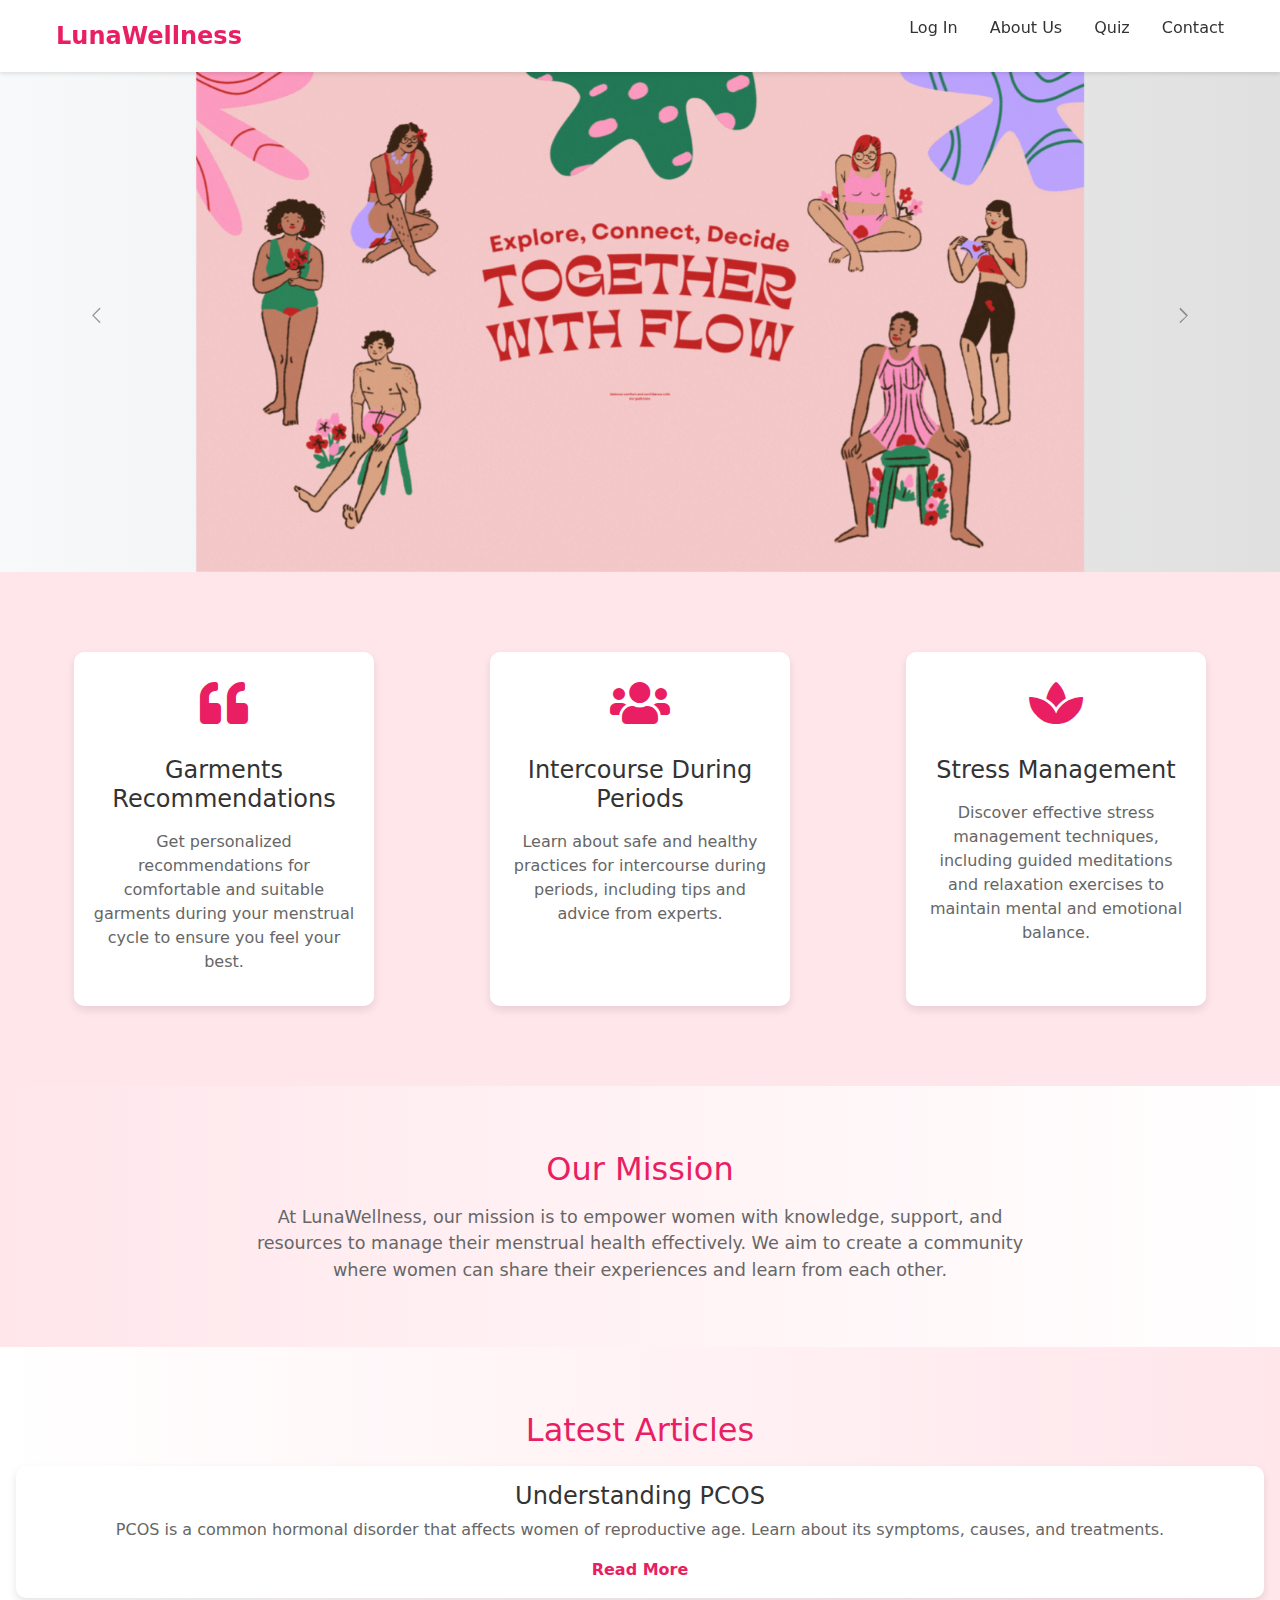
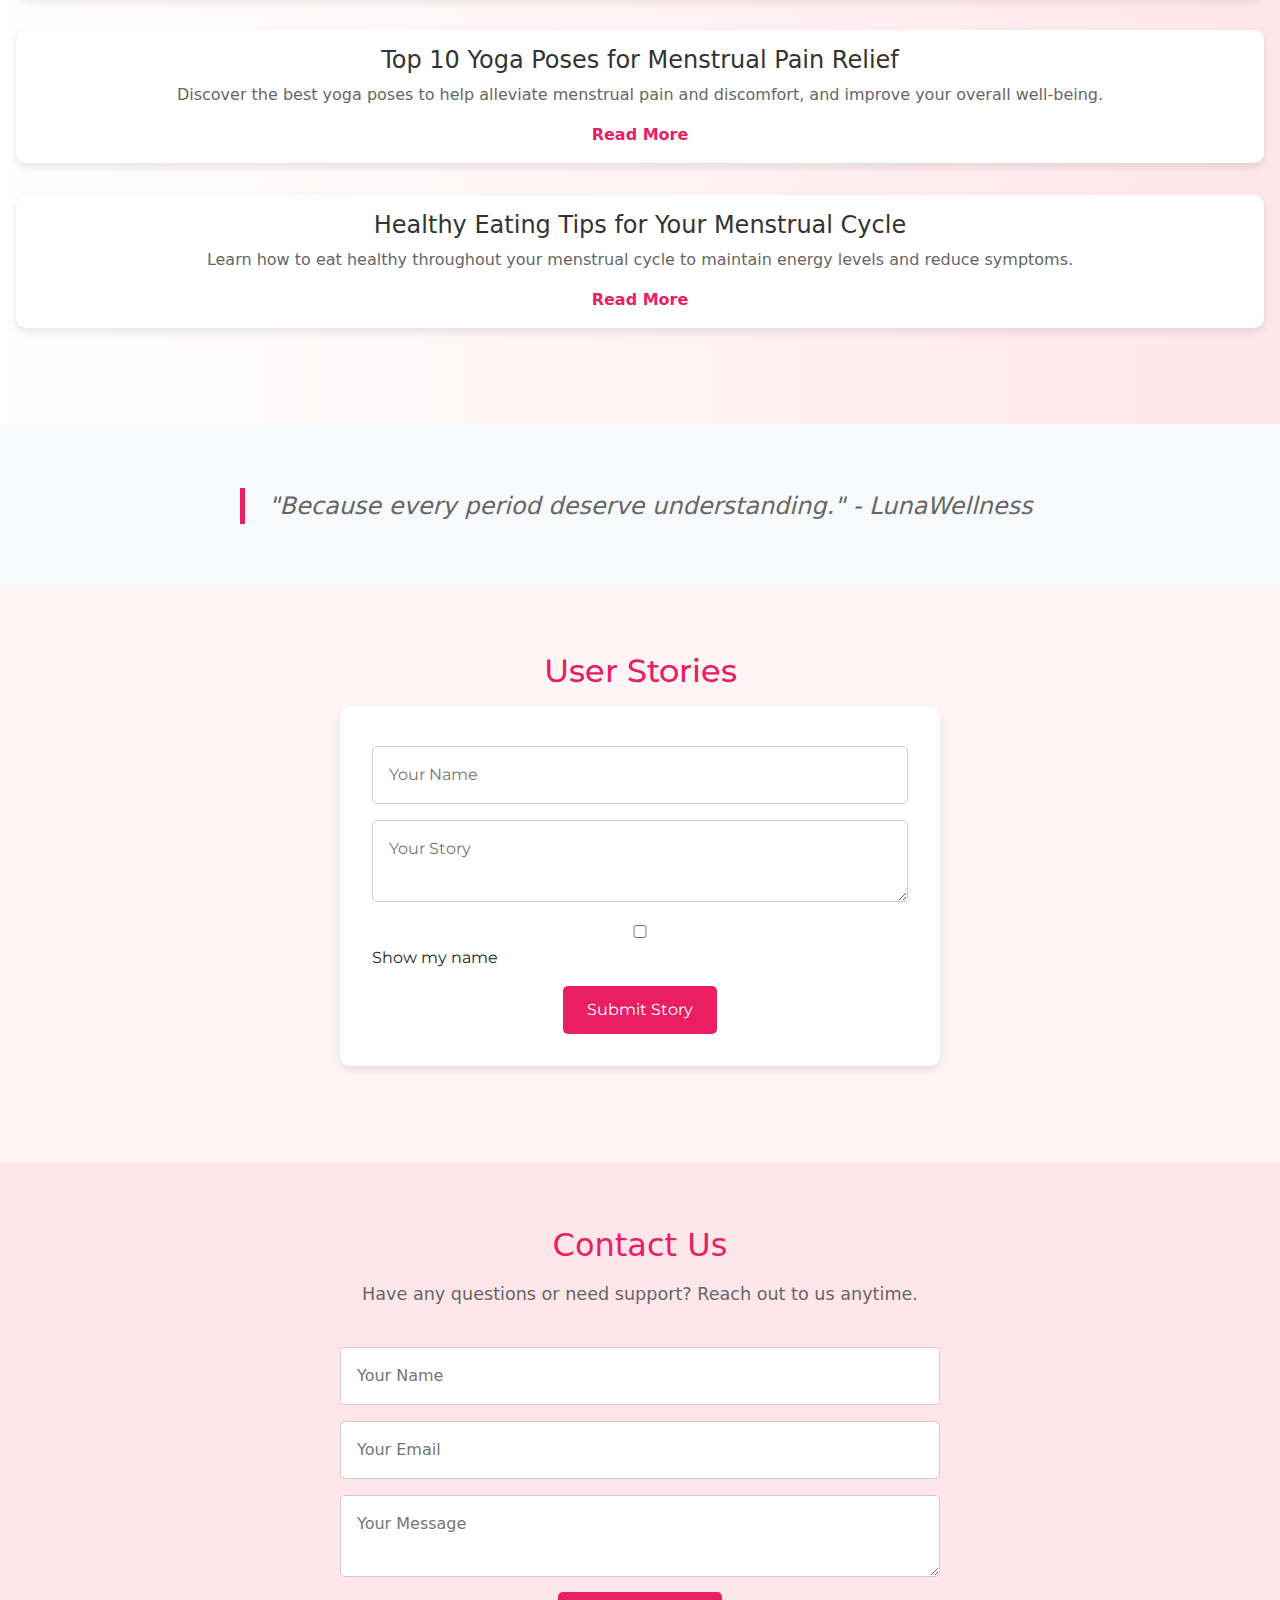
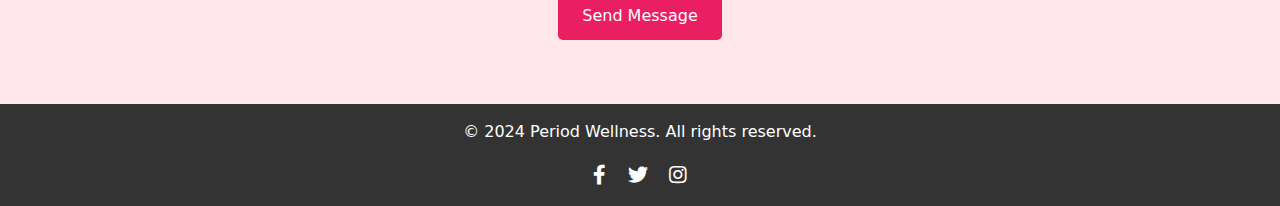
<file: index.html>
<!DOCTYPE html>
<html lang="en">

    <head>
        <meta charset="UTF-8">
        <meta name="viewport" content="width=device-width, initial-scale=1.0">
        <title>LunaWellness</title>
        <link rel="stylesheet" href="styles.css">
        <link
            href="https://fonts.googleapis.com/css2?family=Montserrat:wght@300;400;600&display=swap"
            rel="stylesheet">
        <link rel="stylesheet"
            href="https://cdnjs.cloudflare.com/ajax/libs/font-awesome/5.15.4/css/all.min.css">
        <link rel="stylesheet"
            href="https://cdn.jsdelivr.net/npm/bootstrap@5.3.0/dist/css/bootstrap.min.css" />
        <script
            src="https://cdn.jsdelivr.net/npm/bootstrap@5.3.0/dist/js/bootstrap.bundle.min.js"></script>
        <style>
        .carousel-control-prev-icon,
        .carousel-control-next-icon {
            background-color: transparent;
            background-image: none;
        }

        .carousel-control-prev-icon::after,
        .carousel-control-next-icon::after {
            content: '';
            display: inline-block;
            width: 20px; 
            height: 20px;
            background-size: 100% 100%;
        }

        .carousel-control-prev-icon::after {
            background-image: url('data:image/svg+xml;charset=UTF-8,%3Csvg viewBox="0 0 16 16" xmlns="http://www.w3.org/2000/svg"%3E%3Cpath fill="%23333" d="M11.354 1.646a.5.5 0 010 .708L6.207 7.5l5.147 5.146a.5.5 0 01-.708.708l-5.5-5.5a.5.5 0 010-.708l5.5-5.5a.5.5 0 01.708 0z"%3E%3C/path%3E%3C/svg%3E');
        }

        .carousel-control-next-icon::after {
            background-image: url('data:image/svg+xml;charset=UTF-8,%3Csvg viewBox="0 0 16 16" xmlns="http://www.w3.org/2000/svg"%3E%3Cpath fill="%23333" d="M4.646 1.646a.5.5 0 01.708 0l5.5 5.5a.5.5 0 010 .708l-5.5 5.5a.5.5 0 01-.708-.708L9.793 8 4.646 2.854a.5.5 0 010-.708z"%3E%3C/path%3E%3C/svg%3E'); 
        }
    </style>
    </head>

    <body>
        <header>
            <nav>
                <div class="logo">LunaWellness</div>
                <ul>
                    <li><a href="login.html">Log In</a></li>
                    <li><a href="#">About Us</a></li>
                    <li><a href="quiz.html">Quiz</a></li>
                    <li><a
                            href="mailto:lunawellness.organisation@gmail.com">Contact</a></li>
                </ul>
            </nav>
        </header>

        <section id="FirstSection">
            <div id="carousel" class="carousel slide" data-bs-ride="carousel"
                data-bs-interval="2000">
                <div class="carousel-inner">
                    <div class="carousel-item active">
                        <a href="Evol_Menstrual.html">
                            <img src="Slide1.gif" class="d-block w-100"
                                alt="Slide 1"></a>
                    </div>
                    <div class="carousel-item">
                        <a href="intro.html">
                            <img src="Slide2.png" class="d-block w-100"
                                alt="Slide 2"></a>
                    </div>
                    <div class="carousel-item">
                        <a href="effects.html">
                            <img src="Slide3.png" class="d-block w-100"
                                alt="Slide 3"></a>
                    </div>
                    <div class="carousel-item">
                        <a href="myth_fact.html">
                            <img src="Slide4.jpeg" class="d-block w-100"
                                alt="Slide 4"></a>
                    </div>
                    <div class="carousel-item">
                        <a href="Comparision_Tables.html">
                            <img src="Slide5.jpeg" class="d-block w-100"
                                alt="Slide 5"></a>
                    </div>
                    <div class="carousel-item">
                        <a href="period_tracker.html">
                            <img src="Slide6.jpeg" class="d-block w-100"
                                alt="Slide 6"></a>
                    </div>
                    <div class="carousel-item">
                        <a href="foods.html">
                            <img src="Slide7.jpeg" class="d-block w-100"
                                alt="Slide 7"></a>
                    </div>
                    <button class="carousel-control-prev" type="button"
                        data-bs-target="#carousel" data-bs-slide="prev">
                        <span class="carousel-control-prev-icon"
                            aria-hidden="true"></span>
                        <span class="visually-hidden">Previous</span>
                    </button>
                    <button class="carousel-control-next" type="button"
                        data-bs-target="#carousel" data-bs-slide="next">
                        <span class="carousel-control-next-icon"
                            aria-hidden="true"></span>
                        <span class="visually-hidden">Next</span>
                    </button>
                </div>
            </section>

            <section class="features" id="features">
                <div class="feature">
                    <a href="underwear.html">
                        <div class="icon"><i
                                class="fas fa-quote-left"></i></div>
                        <h2>Garments Recommendations</h2>
                        <p>Get personalized recommendations for comfortable and
                            suitable garments during your menstrual cycle to
                            ensure
                            you feel your best.</p></a>
                </div>
                <div class="feature">
                    <a href="safe.html">
                        <div class="icon"><i class="fas fa-users"></i></div>
                        <h2>Intercourse During Periods</h2>
                        <p>Learn about safe and healthy practices for
                            intercourse
                            during periods, including tips and advice from
                            experts.</p></a>
                </div>
                <div class="feature">
                    <a href="motivation.html">
                        <div class="icon"><i class="fas fa-spa"></i></div>
                        <h2>Stress Management</h2>
                        <p>Discover effective stress management techniques,
                            including guided meditations and relaxation
                            exercises to
                            maintain mental and emotional balance.</p></a>
                </div>
            </section>

            <section class="mission" id="mission">
                <div class="mission-content">
                    <h2>Our Mission</h2>
                    <p>At LunaWellness, our mission is to empower women
                        with
                        knowledge, support, and resources to manage their
                        menstrual
                        health effectively. We aim to create a community
                        where
                        women
                        can share their experiences and learn from each
                        other.</p>
                </div>
            </section>

            <section class="latest-articles" id="latest-articles">
                <div class="articles-content">
                    <h2>Latest Articles</h2>
                    <div class="article">
                        <h3>Understanding PCOS</h3>
                        <p>PCOS is a common hormonal disorder that affects
                            women
                            of
                            reproductive age. Learn about its symptoms,
                            causes,
                            and
                            treatments.</p>
                        <a href="#" class="read-more">Read More</a>
                    </div>
                    <div class="article">
                        <h3>Top 10 Yoga Poses for Menstrual Pain Relief</h3>
                        <p>Discover the best yoga poses to help alleviate
                            menstrual
                            pain and discomfort, and improve your overall
                            well-being.</p>
                        <a href="#" class="read-more">Read More</a>
                    </div>
                    <div class="article">
                        <h3>Healthy Eating Tips for Your Menstrual
                            Cycle</h3>
                        <p>Learn how to eat healthy throughout your
                            menstrual
                            cycle
                            to maintain energy levels and reduce
                            symptoms.</p>
                        <a href="#" class="read-more">Read More</a>
                    </div>
                </div>
            </section>

            <section class="quote" id="quote">
                <div class="quote-content">
                    <blockquote>"Because every period deserve understanding."
                        - LunaWellness</blockquote>
                </div>
            </section>

            <section class="user-stories" id="user-stories">
                <div class="stories-content">
                    <h2>User Stories</h2>
                    <form id="storyForm">
                        <input type="text" id="userName"
                            placeholder="Your Name"
                            required>
                        <textarea id="userStory" placeholder="Your Story"
                            required></textarea>
                        <div class="checkbox">
                            <input type="checkbox" id="displayNameCheckbox">
                            <label for="displayNameCheckbox">Show my
                                name</label>
                        </div>
                        <button type="submit">Submit Story</button>
                    </form>
                    <div id="submittedStories">
                        <!-- User stories will be displayed here -->
                    </div>
                </div>
            </section>

            <section class="contact" id="contact">
                <div class="contact-content">
                    <h2>Contact Us</h2>
                    <p>Have any questions or need support? Reach out to us
                        anytime.</p>
                    <form id="contactForm">
                        <input type="text" id="name" placeholder="Your Name"
                            required>
                        <input type="email" id="email"
                            placeholder="Your Email"
                            required>
                        <textarea id="message" placeholder="Your Message"
                            required></textarea>
                        <button type="submit">Send Message</button>
                    </form>
                </div>
            </section>

            <footer>
                <p>&copy; 2024 Period Wellness. All rights reserved.</p>
                <div class="social-icons">
                    <a href="#"><i class="fab fa-facebook-f"></i></a>
                    <a href="#"><i class="fab fa-twitter"></i></a>
                    <a href="#"><i class="fab fa-instagram"></i></a>
                </div>
                <button id="backToTopBtn" title="Back to top"><i
                        class="fas fa-arrow-up"></i></button>
            </footer>

            <script
                src="https://cdn.emailjs.com/dist/email.min.js"></script>
            <script>
        // Initialize EmailJS
        (function () {
            emailjs.init('urpc3kn68WS97JelD'); // Replace with your EmailJS user ID
        })();
        document.getElementById('contactForm').addEventListener('submit', function (event) {
            event.preventDefault();
            // Get form values
            const name = document.getElementById('name').value;
            const email = document.getElementById('email').value;
            const message = document.getElementById('message').value;

            // Prepare the email parameters
            const templateParams = {
                from_name: name,
                from_email: email,
                message: message
            };

            // Send the email
            emailjs.send('service_6n9y5cj', 'template_tfzuzw1', templateParams)
                .then(function (response) {
                    console.log('SUCCESS!', response.status, response.text);
                    alert('Your message has been sent successfully!');
                }, function (error) {
                    console.error('FAILED...', error);
                    alert('Failed to send your message. Please try again later.');
                });
        });

        document.getElementById('storyForm').addEventListener('submit', function (event) {
            event.preventDefault();

            const userName = document.getElementById('userName').value;
            const userStory = document.getElementById('userStory').value;
            const displayName = document.getElementById('displayNameCheckbox').checked;

            const storyContainer = document.createElement('div');
            storyContainer.classList.add('story');

            const nameElement = document.createElement('h3');
            nameElement.textContent = displayName ? userName : 'Anonymous';
            storyContainer.appendChild(nameElement);

            const storyElement = document.createElement('p');
            storyElement.textContent = userStory;
            storyContainer.appendChild(storyElement);

            document.getElementById('submittedStories').appendChild(storyContainer);

            // Clear form fields
            document.getElementById('storyForm').reset();

            // Optional: Show a success message
            alert('Your story has been submitted successfully!');
        });
    </script>
        </body>

    </html>
</file>
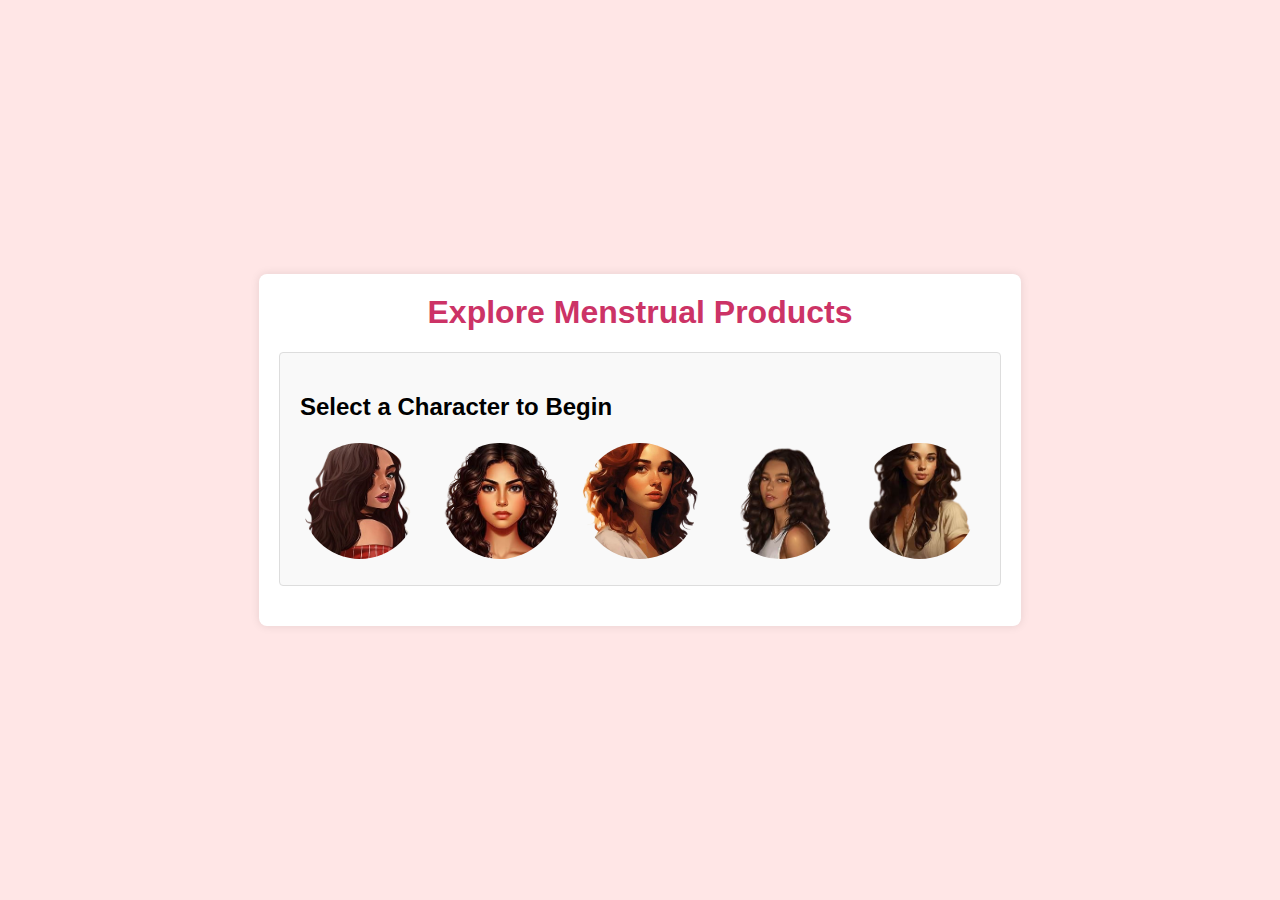
<file: Comparision_Tables.html>
<!DOCTYPE html>
<html lang="en">
<head>
    <meta charset="UTF-8">
    <meta name="viewport" content="width=device-width, initial-scale=1.0">
    <title>Explore Menstrual Products</title>
    <link rel="stylesheet" href="Comparision_Tables.css">
</head>
<body>
    <div class="container">
        <h1>Explore Menstrual Products</h1>
        <div id="story">
            <h2>Select a Character to Begin</h2>
            <div id="character-options">
                <div class="character" onclick="showCharacter('alice')">
                    <img src="girl1.png" alt="Alice">
                    <p>Alice</p>
                </div>
                <div class="character" onclick="showCharacter('emma')">
                    <img src="girl2.png" alt="Emma">
                    <p>Emma</p>
                </div>
                <div class="character" onclick="showCharacter('sarah')">
                    <img src="girl3.png" alt="Sarah">
                    <p>Sarah</p>
                </div>
                <div class="character" onclick="showCharacter('lily')">
                    <img src="girl4.png" alt="Lily">
                    <p>Lily</p>
                </div>
                <div class="character" onclick="showCharacter('mia')">
                    <img src="girl5.png" alt="Mia">
                    <p>Mia</p>
                </div>
            </div>
        </div>
    </div>

    <script src="Comparision_Tables.js"></script>
</body>
</html>
</file>
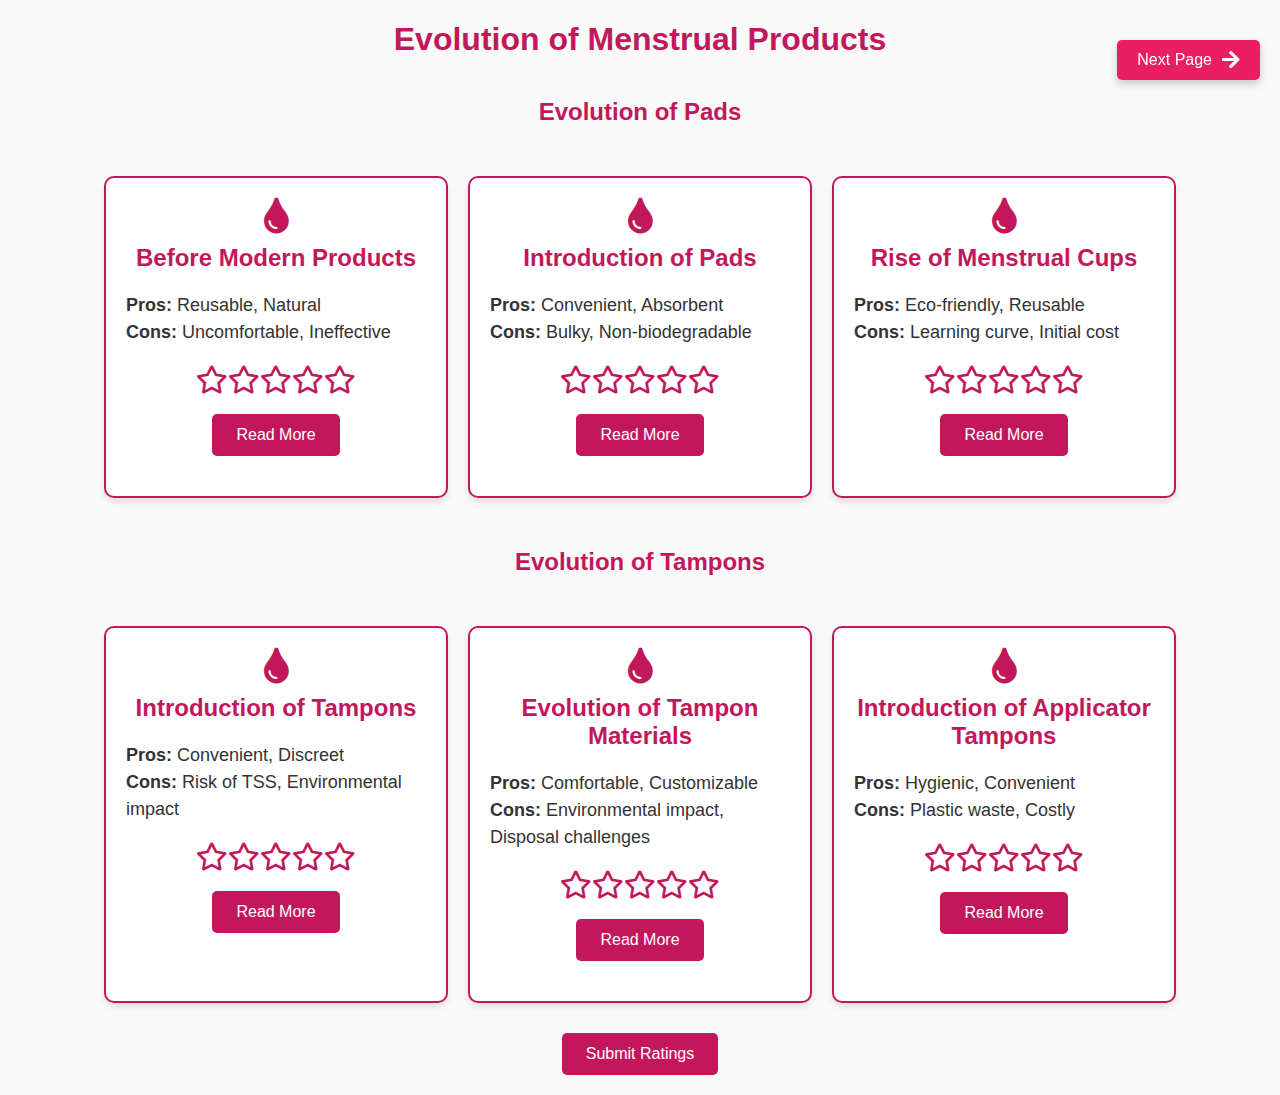
<file: Evol_Menstrual.html>
<!DOCTYPE html>
<html lang="en">
    <head>
        <meta charset="UTF-8">
        <meta name="viewport" content="width=device-width, initial-scale=1.0">
        <title>Evolution of Menstrual Products</title>
        <!-- External CSS for Font Awesome icons -->
        <link rel="stylesheet"
            href="https://cdnjs.cloudflare.com/ajax/libs/font-awesome/5.15.4/css/all.min.css">
        <style>
        body {
            font-family: Arial, sans-serif;
            background-color: #f9f9f9;
            color: #333;
            margin: 0;
            padding: 0;
            overflow-x: hidden;
        }
        button {
            background-color: #c2185b;
            color: #fff;
            border: none;
            padding: 12px 24px;
            border-radius: 5px;
            display: block;
            margin: 20px auto;
            cursor: pointer;
            font-size: 16px;
            transition: background-color 0.3s ease, transform 0.3s ease;
        }
        button:hover {
            background-color: #a0164b;
            transform: scale(1.05);
        }
        .slide-button {
            position: fixed;
            top: 20px;
            right: 20px;
            background-color: #e91e63;
            color: #fff;
            border: none;
            padding: 10px 20px;
            border-radius: 50px;
            cursor: pointer;
            transition: background-color 0.3s ease, transform 0.3s ease, box-shadow 0.3s ease;
            font-size: 16px;
            box-shadow: 0 4px 8px rgba(0, 0, 0, 0.2);
            display: flex;
            align-items: center;
            gap: 10px;
        }
        .slide-button:hover {
            background-color: #c2185b;
            transform: scale(1.1);
            box-shadow: 0 8px 16px rgba(0, 0, 0, 0.3);
        }
        .slide-button .icon {
            font-size: 20px;
            transition: transform 0.3s ease;
        }
        .slide-button:hover .icon {
            transform: translateX(5px);
        }
        h1, h2 {
            font-family: "Segoe UI", Tahoma, Geneva, Verdana, sans-serif;
            color: #c2185b;
            text-align: center;
        }
        .timeline {
            display: flex;
            flex-wrap: wrap;
            justify-content: center;
            margin: 20px auto;
            max-width: 1200px;
        }
        .event {
            flex: 1;
            text-align: center;
            padding: 20px;
            border-radius: 10px;
            border: 2px solid #c2185b;
            background-color: #fff;
            margin: 10px;
            box-shadow: 0 4px 6px rgba(0, 0, 0, 0.1);
            transition: all 0.3s ease;
            max-width: 300px;
            position: relative;
        }
        .event:hover {
            transform: translateY(-5px);
            box-shadow: 0 8px 12px rgba(0, 0, 0, 0.1);
        }
        .event::after {
            content: '';
            position: absolute;
            top: 50%;
            left: 100%;
            width: 50px;
            height: 2px;
            background-color: #c2185b;
            transform: translateY(-50%);
            transition: width 0.3s ease, opacity 0.3s ease;
            opacity: 0;
            pointer-events: none;
        }
        .event:hover::after,
        .event.active::after {
            width: calc(100% - 20px);
            opacity: 1;
        }
        .event:last-child::after {
            display: none;
        }
        .event h2 {
            margin-top: 0;
            font-size: 24px;
        }
        .event .icon {
            font-size: 36px;
            margin-bottom: 10px;
            color: #c2185b;
        }
        .event .pros-cons {
            font-size: 18px;
            line-height: 1.5;
            text-align: left;
            margin-bottom: 10px;
        }
        .rating {
            display: flex;
            justify-content: center;
            margin-top: 20px;
        }
        .rating i {
            font-size: 28px;
            color: #c2185b;
            cursor: pointer;
            transition: color 0.3s ease, transform 0.3s ease;
        }
        .rating i:hover,
        .rating i.active {
            color: #d8e91e;
            transform: scale(1.2);
        }
        .timeline-heading {
            text-align: center;
            margin: 40px auto;
            color: #c2185b;
        }
        .fade-in {
            animation: fadeIn 1s ease-in-out;
        }
        @keyframes fadeIn {
            from { opacity: 0; }
            to { opacity: 1; }
        }
        .modal {
            display: none;
            position: fixed;
            z-index: 9999; 
            left: 0;
            top: 0;
            width: 100%;
            height: 100%;
            overflow: auto;
            background-color: rgba(0,0,0,0.4);
        }
        .modal-content {
            background-color: #fefefe;
            margin: 15% auto;
            padding: 20px;
            border: 1px solid #888;
            width: 80%;
            max-width: 600px;
            border-radius: 5px;
            box-shadow: 0 4px 8px rgba(0, 0, 0, 0.2);
            position: relative;
        }
        .close {
            color: #aaa;
            float: right;
            font-size: 28px;
            font-weight: bold;
        }
        .close:hover,
        .close:focus {
            color: black;
            text-decoration: none;
            cursor: pointer;
        }
        .slide-button {
            position: fixed;
            top: 20px;
            right: 20px;
            background-color: #e91e63;
            color: #fff;
            border: none;
            padding: 10px 20px;
            border-radius: 5px;
            cursor: pointer;
            transition: background-color 0.3s ease, transform 0.3s ease;
        }
        .slide-button:hover {
            background-color: #c2185b;
            transform: scale(1.1);
        }
    </style>
    </head>
    <body>

        <h1 class="fade-in">Evolution of Menstrual Products</h1>

        <h2 class="timeline-heading fade-in">Evolution of Pads</h2>
        <div class="timeline fade-in" id="padsTimeline">
            <div class="event">
                <i class="fas fa-tint icon"></i>
                <h2>Before Modern Products</h2>
                <p class="pros-cons"><strong>Pros:</strong> Reusable,
                    Natural<br><strong>Cons:</strong> Uncomfortable,
                    Ineffective</p>
                <div class="rating">
                    <i class="far fa-star" onclick="rateStars(this, 0)"></i>
                    <i class="far fa-star" onclick="rateStars(this, 1)"></i>
                    <i class="far fa-star" onclick="rateStars(this, 2)"></i>
                    <i class="far fa-star" onclick="rateStars(this, 3)"></i>
                    <i class="far fa-star" onclick="rateStars(this, 4)"></i>
                </div>
                <button onclick="openModal('Before Modern Products')">Read
                    More</button>
            </div>
            <div class="event">
                <i class="fas fa-tint icon"></i>
                <h2>Introduction of Pads</h2>
                <p class="pros-cons"><strong>Pros:</strong> Convenient,
                    Absorbent<br><strong>Cons:</strong> Bulky,
                    Non-biodegradable</p>
                <div class="rating">
                    <i class="far fa-star" onclick="rateStars(this, 0)"></i>
                    <i class="far fa-star" onclick="rateStars(this, 1)"></i>
                    <i class="far fa-star" onclick="rateStars(this, 2)"></i>
                    <i class="far fa-star" onclick="rateStars(this, 3)"></i>
                    <i class="far fa-star" onclick="rateStars(this, 4)"></i>
                </div>
                <button onclick="openModal('Introduction of Pads')">Read
                    More</button>
            </div>
            <div class="event">
                <i class="fas fa-tint icon"></i>
                <h2>Rise of Menstrual Cups</h2>
                <p class="pros-cons"><strong>Pros:</strong> Eco-friendly,
                    Reusable<br><strong>Cons:</strong> Learning curve, Initial
                    cost</p>
                <div class="rating">
                    <i class="far fa-star" onclick="rateStars(this, 0)"></i>
                    <i class="far fa-star" onclick="rateStars(this, 1)"></i>
                    <i class="far fa-star" onclick="rateStars(this, 2)"></i>
                    <i class="far fa-star" onclick="rateStars(this, 3)"></i>
                    <i class="far fa-star" onclick="rateStars(this, 4)"></i>
                </div>
                <button onclick="openModal('Rise of Menstrual Cups')">Read
                    More</button>
            </div>
        </div>

        <h2 class="timeline-heading fade-in">Evolution of Tampons</h2>
        <div class="timeline fade-in" id="tamponsTimeline">
            <div class="event">
                <i class="fas fa-tint icon"></i>
                <h2>Introduction of Tampons</h2>
                <p class="pros-cons"><strong>Pros:</strong> Convenient,
                    Discreet<br><strong>Cons:</strong> Risk of TSS,
                    Environmental impact</p>
                <div class="rating">
                    <i class="far fa-star" onclick="rateStars(this, 0)"></i>
                    <i class="far fa-star" onclick="rateStars(this, 1)"></i>
                    <i class="far fa-star" onclick="rateStars(this, 2)"></i>
                    <i class="far fa-star" onclick="rateStars(this, 3)"></i>
                    <i class="far fa-star" onclick="rateStars(this, 4)"></i>
                </div>
                <button onclick="openModal('Introduction of Tampons')">Read
                    More</button>
            </div>
            <div class="event">
                <i class="fas fa-tint icon"></i>
                <h2>Evolution of Tampon Materials</h2>
                <p class="pros-cons"><strong>Pros:</strong> Comfortable,
                    Customizable<br><strong>Cons:</strong> Environmental impact,
                    Disposal challenges</p>
                <div class="rating">
                    <i class="far fa-star" onclick="rateStars(this, 0)"></i>
                    <i class="far fa-star" onclick="rateStars(this, 1)"></i>
                    <i class="far fa-star" onclick="rateStars(this, 2)"></i>
                    <i class="far fa-star" onclick="rateStars(this, 3)"></i>
                    <i class="far fa-star" onclick="rateStars(this, 4)"></i>
                </div>
                <button
                    onclick="openModal('Evolution of Tampon Materials')">Read
                    More</button>
            </div>
            <div class="event">
                <i class="fas fa-tint icon"></i>
                <h2>Introduction of Applicator Tampons</h2>
                <p class="pros-cons"><strong>Pros:</strong> Hygienic,
                    Convenient<br><strong>Cons:</strong> Plastic waste,
                    Costly</p>
                <div class="rating">
                    <i class="far fa-star" onclick="rateStars(this, 0)"></i>
                    <i class="far fa-star" onclick="rateStars(this, 1)"></i>
                    <i class="far fa-star" onclick="rateStars(this, 2)"></i>
                    <i class="far fa-star" onclick="rateStars(this, 3)"></i>
                    <i class="far fa-star" onclick="rateStars(this, 4)"></i>
                </div>
                <button
                    onclick="openModal('Introduction of Applicator Tampons')">Read
                    More</button>
            </div>
        </div>

        <div id="myModal" class="modal">
            <div class="modal-content">
                <span class="close" onclick="closeModal()">&times;</span>
                <h2 id="modalTitle"></h2>
                <p id="modalContent"></p>
            </div>
        </div>

        <button onclick="submitRatings()" class="fade-in">Submit
            Ratings</button>
        <button class="slide-button" onclick="slideToNextPage()">
            Next Page
            <i class="fas fa-arrow-right icon"></i>
        </button>

        <script>
        function openModal(title) {
            const modal = document.getElementById('myModal');
            const modalTitle = document.getElementById('modalTitle');
            const modalContent = document.getElementById('modalContent');

            modal.style.display = 'block';
            modalTitle.textContent = title;

            switch (title) {
                case 'Before Modern Products':
                    modalContent.innerHTML = "Before modern pads, women used natural materials like cloth or wool. These were reusable but often uncomfortable and not very effective.";
                    break;
                case 'Introduction of Pads':
                    modalContent.innerHTML = "Modern pads were introduced in the early 20th century, made from absorbent materials like cellulose and cotton. They provided more convenience but were initially bulky and uncomfortable.";
                    break;
                case 'Rise of Menstrual Cups':
                    modalContent.innerHTML = "Menstrual cups gained popularity as an eco-friendly alternative in the late 20th century. Made from medical-grade silicone, they are reusable and reduce waste, though they require learning to use properly.";
                    break;
                case 'Introduction of Tampons':
                    modalContent.innerHTML = "Tampons became popular in the mid-20th century for their convenience and discreetness. They offer freedom of movement but come with risks like Toxic Shock Syndrome.";
                    break;
                case 'Evolution of Tampon Materials':
                    modalContent.innerHTML = "Tampon materials have evolved to provide better comfort and absorbency. They are available in various sizes and absorbency levels to suit different needs, although their disposal can impact the environment.";
                    break;
                case 'Introduction of Applicator Tampons':
                    modalContent.innerHTML = "Applicator tampons were introduced to make insertion easier and more hygienic. They offer convenience but raise concerns about the environmental impact of disposable plastic applicators.";
                    break;
                default:
                    modalContent.innerHTML = "Additional information can be added here.";
                    break;
            }
        }

        function closeModal() {
            const modal = document.getElementById('myModal');
            modal.style.display = 'none';
        }

        function submitRatings() {
            const padsRatings = document.querySelectorAll('#padsTimeline .rating i.active').length;
            const tamponsRatings = document.querySelectorAll('#tamponsTimeline .rating i.active').length;

            const prediction = padsRatings > tamponsRatings 
                ? "Pads are predicted to be the better option for you."
                : tamponsRatings > padsRatings 
                ? "Tampons are predicted to be the better option for you."
                : "Both pads and tampons seem equally suitable for you.";

            alert(prediction);
        }

        function rateStars(clickedStar, index) {
            const stars = clickedStar.parentNode.querySelectorAll('i');
            stars.forEach((star, i) => {
                star.classList.toggle('active', i <= index);
            });
        }

        function slideToNextPage() {
            window.location.href = 'usage_ins.html';
        }
    </script>
    </body>
</html>
</file>
<file: styles.css>
* {
    margin: 0;
    padding: 0;
    box-sizing: border-box;
}

body {
    font-family: 'Montserrat', sans-serif;
    color: #333;
    background: linear-gradient(to right, #f8f9fa, #e0e0e0);
    line-height: 1.6;
}

header {
    background: #fff;
    box-shadow: 0 2px 4px rgba(0, 0, 0, 0.1);
    padding: 1rem 0;
    position: sticky;
    top: 0;
    z-index: 1000;
}

nav {
    display: flex;
    justify-content: space-between;
    align-items: center;
    max-width: 1200px;
    margin: 0 auto;
    padding: 0 1rem;
}

nav .logo {
    font-size: 1.5rem;
    font-weight: 600;
    color: #e91e63;
}

nav ul {
    display: flex;
    list-style: none;
}

nav ul li {
    margin-left: 2rem;
}

nav ul li a {
    text-decoration: none;
    color: #333;
    font-weight: 400;
    transition: color 0.3s;
}

nav ul li a:hover {
    color: #e91e63;
}

#FirstSection {
    position: relative;
}

.carousel-inner img {
    max-height: 500px;
    object-fit: contain;
}

.features {
    display: flex;
    justify-content: space-around;
    padding: 4rem 1rem;
    background: #ffe6eb;
    flex-wrap: wrap;
    animation: fadeIn 1s ease-in;
}

.feature {
    max-width: 300px;
    text-align: center;
    margin: 1rem 0;
    transition: transform 0.3s;
    padding: 1rem;
    background: #fff;
    border-radius: 10px;
    box-shadow: 0 4px 8px rgba(0, 0, 0, 0.1);
}

.feature:hover {
    transform: scale(1.05);
}

.feature a{
    text-decoration: none;
}

.icon {
    font-size: 3rem;
    color: #e91e63;
    margin-bottom: 1rem;
}

.feature h2 {
    font-size: 1.5rem;
    margin-bottom: 1rem;
    color: #333;
}

.feature p {
    font-size: 1rem;
    color: #666;
}

.mission {
    padding: 4rem 1rem;
    background: linear-gradient(to right, #ffe6eb, #fff);
    text-align: center;
}

.mission h2 {
    font-size: 2rem;
    margin-bottom: 1rem;
    color: #e91e63;
}

.mission p {
    max-width: 800px;
    margin: 0 auto;
    font-size: 1.1rem;
    color: #666;
}


.latest-articles {
    padding: 4rem 1rem;
    background: linear-gradient(to right, #fff, #ffe6eb);
    text-align: center;
}

.latest-articles h2 {
    font-size: 2rem;
    margin-bottom: 1rem;
    color: #e91e63;
}

.latest-articles .article {
    margin-bottom: 2rem;
    padding: 1rem;
    background: #fff;
    border-radius: 10px;
    box-shadow: 0 4px 8px rgba(0, 0, 0, 0.1);
    transition: transform 0.3s;
}

.latest-articles .article:hover {
    transform: scale(1.05);
}

.latest-articles .article h3 {
    font-size: 1.5rem;
    margin-bottom: 0.5rem;
    color: #333;
}

.latest-articles .article p {
    font-size: 1rem;
    color: #666;
}

.latest-articles .read-more {
    color: #e91e63;
    text-decoration: none;
    font-weight: 600;
    transition: color 0.3s;
}

.latest-articles .read-more:hover {
    color: #c2185b;
}

.quote {
    padding: 4rem 1rem;
    background: #f8f9fa;
    text-align: center;
}

.quote-content blockquote {
    font-size: 1.5rem;
    color: #666;
    max-width: 800px;
    margin: 0 auto;
    font-style: italic;
    border-left: 5px solid #e91e63;
    padding-left: 1rem;
    transition: transform 0.3s;
}

.quote-content blockquote:hover {
    transform: scale(1.05);
}

.contact {
    padding: 4rem 1rem;
    background: #ffe6eb;
    text-align: center;
}

.contact h2 {
    font-size: 2rem;
    margin-bottom: 1rem;
    color: #e91e63;
}

.contact p {
    font-size: 1.1rem;
    margin-bottom: 2rem;
    color: #666;
}

.contact form {
    max-width: 600px;
    margin: 0 auto;
}

.contact input, .contact textarea {
    width: 100%;
    padding: 1rem;
    margin: 0.5rem 0;
    border: 1px solid #ccc;
    border-radius: 5px;
}

.contact button {
    background: #e91e63;
    color: #fff;
    border: none;
    padding: 0.75rem 1.5rem;
    font-size: 1rem;
    border-radius: 5px;
    cursor: pointer;
    transition: background 0.3s;
}

.contact button:hover {
    background: #c2185b;
}

footer {
    background: #333;
    color: #fff;
    text-align: center;
    padding: 1rem 0;
}

footer p {
    margin-bottom: 1rem;
}

.social-icons a {
    color: #fff;
    margin: 0 0.5rem;
    font-size: 1.25rem;
    transition: color 0.3s;
}

.social-icons a:hover {
    color: #e91e63;
}

#backToTopBtn {
    display: none;
    position: fixed;
    bottom: 20px;
    right: 20px;
    background: #e91e63;
    color: #fff;
    border: none;
    padding: 0.75rem;
    border-radius: 50%;
    cursor: pointer;
    font-size: 1.25rem;
    transition: background 0.3s;
}

#backToTopBtn:hover {
    background: #c2185b;
}

@keyframes fadeIn {
    from { opacity: 0; }
    to { opacity: 1; }
}

@media (max-width: 768px) {
    .features {
        flex-direction: column;
        align-items: center;
    }

    .feature {
        margin-bottom: 2rem;
    }

    nav ul {
        flex-direction: column;
        align-items: center;
    }

    nav ul li {
        margin: 0.5rem 0;
    }
}

.user-stories {
    padding: 4rem 1rem;
    background: #fff5f7;
    text-align: center;
    font-family: 'Montserrat', sans-serif;
}

.user-stories h2 {
    font-size: 2rem;
    margin-bottom: 1rem;
    color: #e91e63;
}

.user-stories form {
    max-width: 600px;
    margin: 0 auto;
    padding: 2rem;
    background: #fff;
    border-radius: 10px;
    box-shadow: 0 4px 8px rgba(0, 0, 0, 0.1);
    margin-bottom: 2rem;
}

.user-stories input, .user-stories textarea {
    width: 100%;
    padding: 1rem;
    margin: 0.5rem 0;
    border: 1px solid #ccc;
    border-radius: 5px;
    font-family: 'Montserrat', sans-serif;
}

.user-stories .checkbox {
    text-align: left;
    margin-bottom: 1rem;
    font-family: 'Montserrat', sans-serif;
}

.user-stories button {
    background: #e91e63;
    color: #fff;
    border: none;
    padding: 0.75rem 1.5rem;
    font-size: 1rem;
    border-radius: 5px;
    cursor: pointer;
    transition: background 0.3s;
}

.user-stories button:hover {
    background: #c2185b;
}

#submittedStories .story {
    margin-bottom: 1rem;
    padding: 1.5rem;
    background: #ffe6eb;
    border-radius: 10px;
    box-shadow: 0 4px 8px rgba(0, 0, 0, 0.1);
    text-align: left;
}

#submittedStories .story h3 {
    font-size: 1.25rem;
    margin-bottom: 0.5rem;
    color: #e91e63;
}

#submittedStories .story p {
    font-size: 1rem;
    color: #666;
    font-family: 'Montserrat', sans-serif;
}

/* a{
    text-decoration: none;
} */
</file>
<file: Comparision_Tables.css>
body {
	font-family: 'Segoe UI', Tahoma, Geneva, Verdana, sans-serif;
	background-color: #ffe6e6; /* Light pink background */
	display: flex;
	justify-content: center;
	align-items: center;
	height: 100vh;
	margin: 0;
	overflow-x: hidden; /* Ensure horizontal overflow is hidden */
}

.container {
	max-width: 800px;
	padding: 20px;
	background-color: #fff; /* White container background */
	border-radius: 8px;
	box-shadow: 0 0 10px rgba(0, 0, 0, 0.1);
	text-align: center;
	position: relative; /* Ensure relative positioning for absolute elements */
	transition: box-shadow 0.3s ease; /* Transition for box shadow effect */
}

.container:hover {
	box-shadow: 0 0 20px rgba(0, 0, 0, 0.2); /* Enhanced box shadow on hover */
}

h1 {
	color: #cc3366; /* Dark pink heading color */
	margin-top: 0; /* Remove default margin for cleaner appearance */
}

#story {
	margin-bottom: 20px;
	padding: 20px;
	background-color: #f9f9f9; /* Light gray story background */
	border: 1px solid #ddd;
	border-radius: 4px;
	text-align: left;
}

#character-options {
	display: flex;
	justify-content: center;
	gap: 20px;
	margin-top: 20px;
}

.character {
	cursor: pointer;
	text-align: center;
	position: relative;
	overflow: hidden; /* Hide overflowing animation elements */
	transition: transform 0.3s ease; /* Add transition for smoother effects */
}

.character img {
	width: 120px;
	height: 120px;
	border-radius: 50%;
	object-fit: cover;
	border: 2px solid transparent;
	transition:
		transform 0.3s ease,
		border-color 0.3s ease,
		box-shadow 0.3s ease; /* Transition for multiple properties */
	box-sizing: border-box; /* Include border in width/height calculations */
}

.character p {
	margin-top: 5px;
	color: #ffffff;
	position: absolute;
	bottom: -30px; /* Adjust position to make room for animation */
	left: 50%;
	transform: translateX(-50%);
	opacity: 0;
	transition:
		opacity 0.3s ease,
		bottom 0.3s ease; /* Transition for smooth animation */
}

.character:hover {
	transform: scale(1.1); /* Scale up on hover */
}

.character:hover img {
	border-color: #cc3366; /* Dark pink border on hover */
	box-shadow: 0 0 10px rgba(204, 51, 102, 0.4); /* Soft glowing shadow on hover */
}

.character:hover p {
	bottom: 0; /* Move text up into view */
	opacity: 1; /* Show text on hover */
}
</file>
